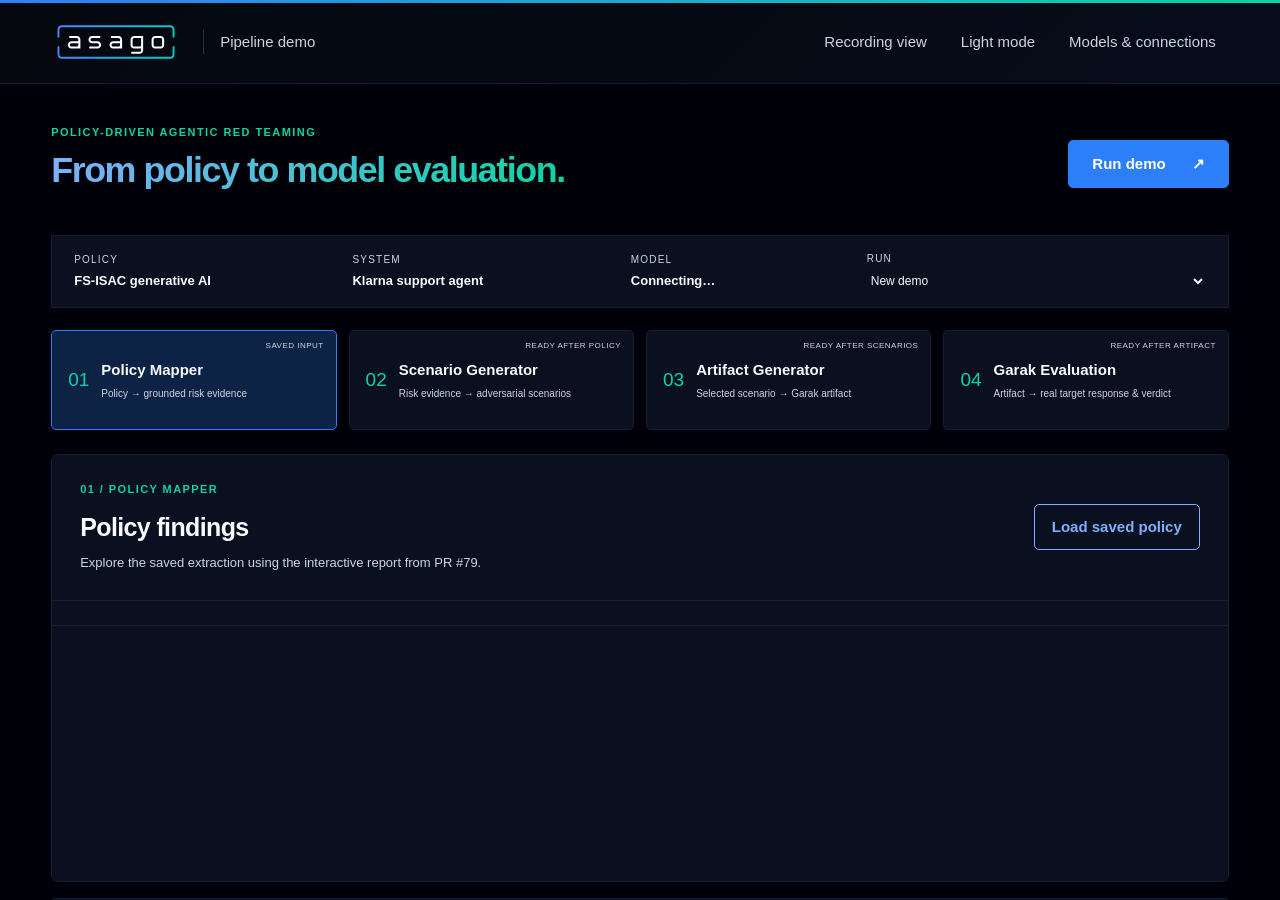
<file: docs/index.html>
<!doctype html>
<html lang="en">
<meta charset="utf-8">
<meta name="viewport" content="width=device-width, initial-scale=1">
<meta http-equiv="refresh" content="0; url=./demo/">
<title>Asago saved demo</title>
<a href="./demo/">Open the precomputed Asago demo</a>
</html>
</file>
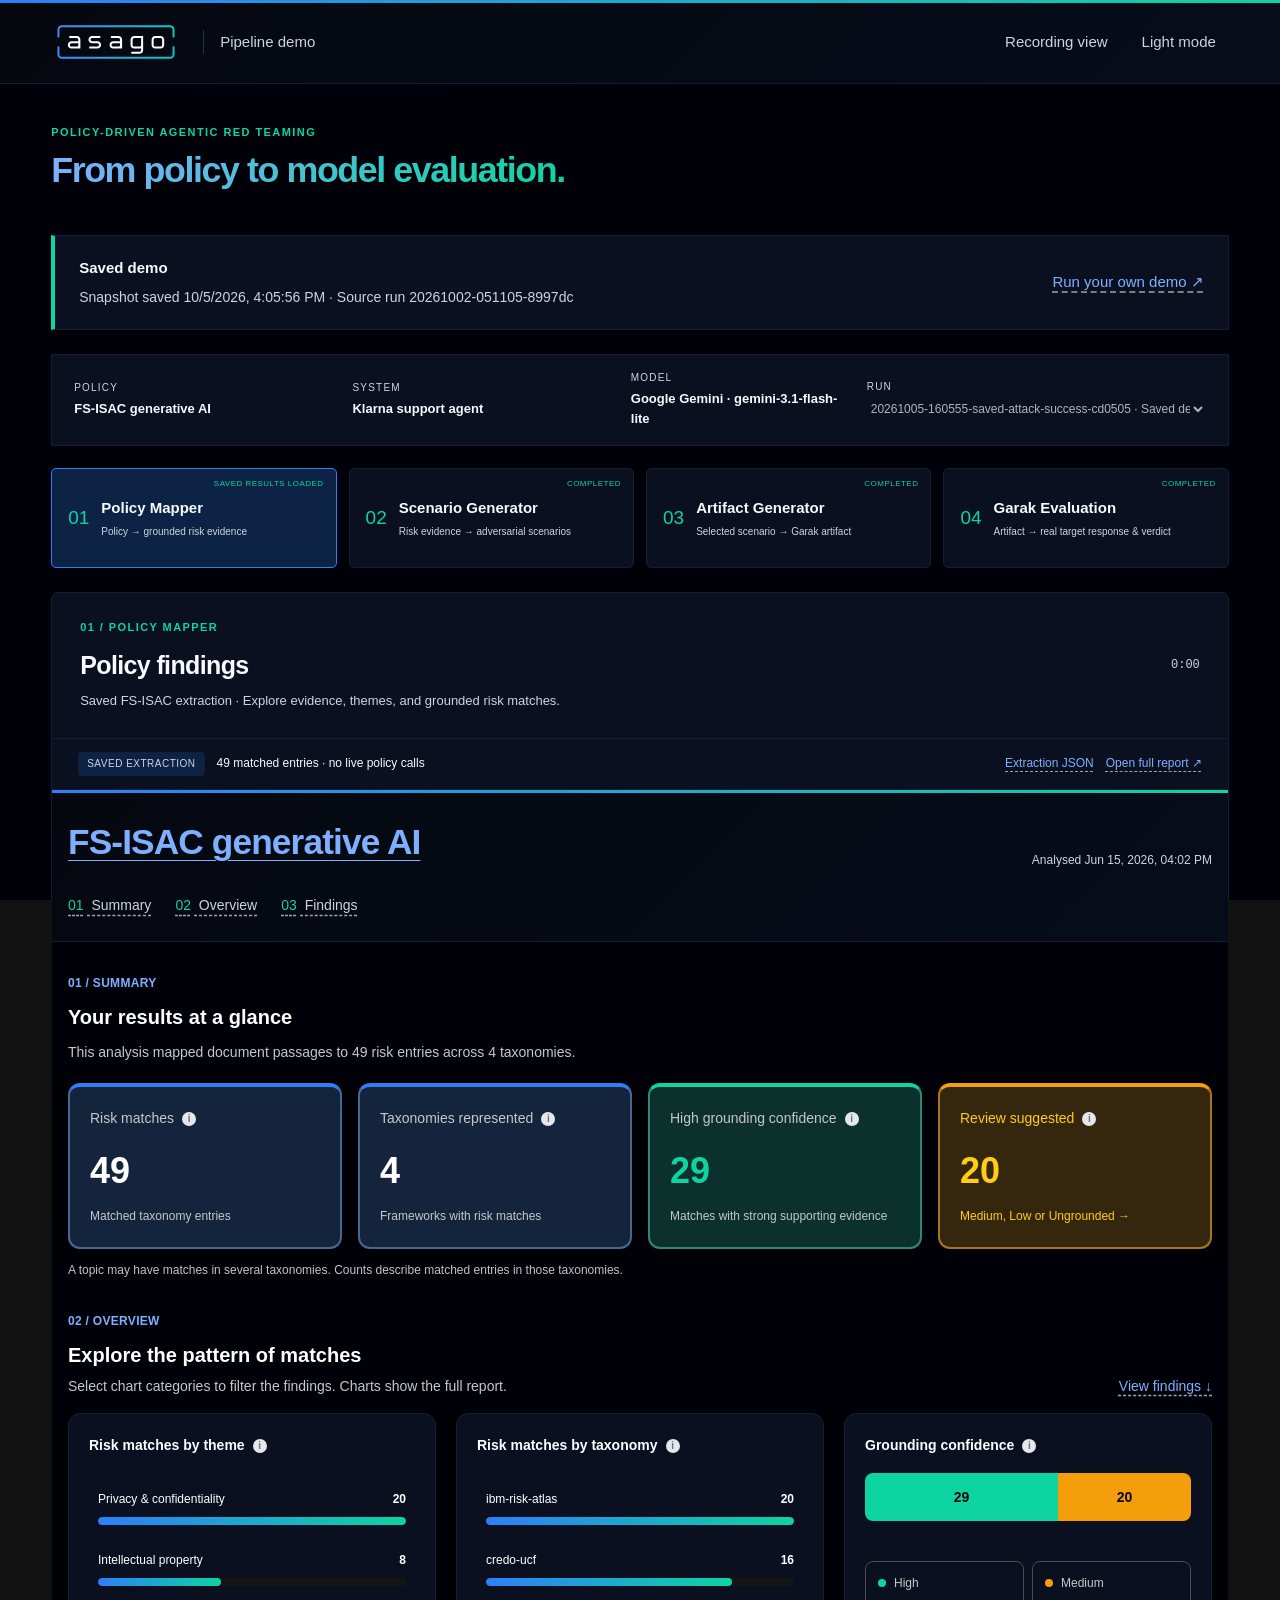
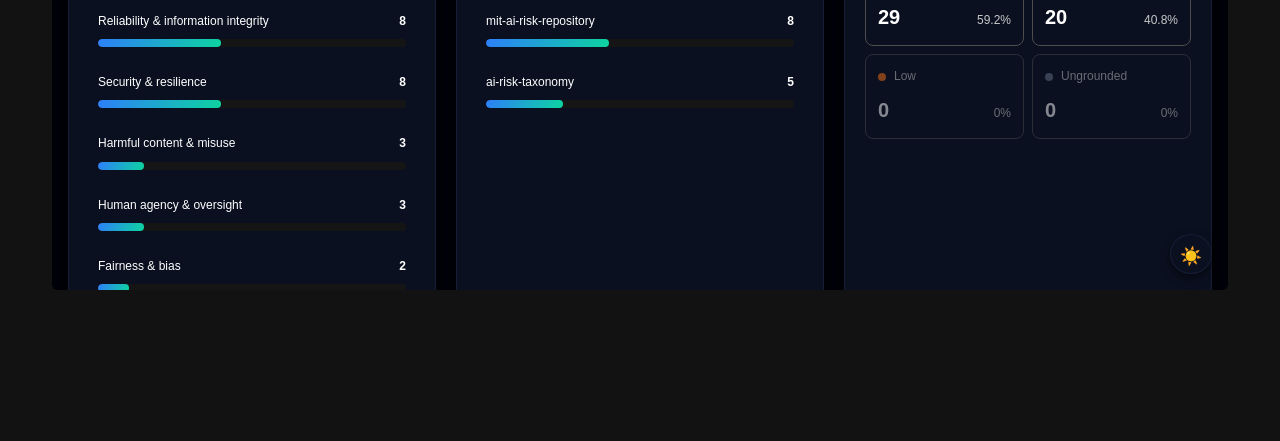
<file: docs/demo/index.html>
<!doctype html>
<html lang="en" class="pf-v6-theme-dark">
  <head>
    <meta charset="utf-8" />
    <meta http-equiv="Content-Security-Policy" content="default-src 'self'; script-src 'self'; style-src 'self' 'unsafe-inline'; img-src 'self' data:; font-src 'self' data:; connect-src 'self'; frame-src 'self'; object-src 'none'; base-uri 'none'" />
    <meta name="viewport" content="width=device-width, initial-scale=1" />
    <title>Asago · Policy to model evaluation</title>
    <link rel="stylesheet" href="./assets/patternfly.css" />
    <link rel="stylesheet" href="./assets/branding.css" />
    <link rel="stylesheet" href="./style.css" />
    <script src="./static-demo.js" defer></script>
    <script src="./view-state.js" defer></script>
    <script src="./app.js?v=5752a4031db3" defer></script>
  </head>
  <body class="asago-report">
    <header class="asago-header studio-header">
      <div class="brand">
        <img src="./assets/logo.svg" alt="Asago" class="asago-logo" /><span
          class="asago-product"
          >Pipeline demo</span
        >
      </div>
      <nav aria-label="Demo utilities">
        <button id="recording" class="quiet" aria-pressed="false">
          Recording view
        </button>
        <button
          id="theme"
          class="quiet"
          aria-label="Toggle light and dark appearance"
        >
          Light mode
        </button>
        <button id="settings-open" class="quiet">
          Models &amp; connections
        </button>
      </nav>
    </header>
    <main>
      <section class="intro">
        <div>
          <p class="eyebrow">POLICY-DRIVEN AGENTIC RED TEAMING</p>
          <h1 class="asago-title">From policy to model evaluation.</h1>
        </div>
        <div class="launch">
          <button id="run-all" class="primary">
            Run demo <span aria-hidden="true">↗</span></button
          ><button id="cancel" class="quiet danger" hidden>Stop run</button>
        </div>
      </section>
      <div id="notice" class="notice" role="status" hidden></div>
      <section id="saved-demo" class="saved-demo" aria-label="Saved demo" hidden>
        <div><strong>Saved demo</strong><p id="saved-demo-detail"></p></div>
        <a href="https://github.com/MuneezaAzmat/asago-examples/blob/codex/end-to-end-demo/asago-demo/README.md" target="_blank" rel="noreferrer">Run your own demo ↗</a>
      </section>
      <section class="context-strip" aria-label="Demo context">
        <span><small>POLICY</small><strong>FS-ISAC generative AI</strong></span>
        <span><small>SYSTEM</small><strong>Klarna support agent</strong></span>
        <span
          ><small>MODEL</small
          ><strong id="model-label">Connecting…</strong></span
        >
        <span class="history-control"
          ><label for="history">RUN</label
          ><select id="history">
            <option value="">New demo</option>
          </select></span
        >
      </section>
      <nav class="pipeline" aria-label="Pipeline stages">
        <button class="stage active" data-tab="policy" aria-selected="true">
          <span class="step">01</span
          ><span class="stage-copy"
            ><strong>Policy Mapper</strong
            ><small>Policy → grounded risk evidence</small></span
          ><span class="stage-state" id="policy-status">Saved input</span>
        </button>
        <button class="stage" data-tab="scenarios" aria-selected="false">
          <span class="step">02</span
          ><span class="stage-copy"
            ><strong>Scenario Generator</strong
            ><small>Risk evidence → adversarial scenarios</small></span
          ><span class="stage-state" id="scenarios-status"
            >Ready after policy</span
          >
        </button>
        <button class="stage" data-tab="artifact" aria-selected="false">
          <span class="step">03</span
          ><span class="stage-copy"
            ><strong>Artifact Generator</strong
            ><small>Selected scenario → Garak artifact</small></span
          ><span class="stage-state" id="artifact-status"
            >Ready after scenarios</span
          >
        </button>
        <button class="stage" data-tab="evaluation" aria-selected="false">
          <span class="step">04</span
          ><span class="stage-copy"
            ><strong>Garak Evaluation</strong
            ><small>Artifact → real target response & verdict</small></span
          ><span class="stage-state" id="evaluation-status"
            >Ready after artifact</span
          >
        </button>
      </nav>
      <section class="result-shell">
        <header class="result-heading">
          <div>
            <p class="eyebrow" id="panel-kicker">01 / POLICY MAPPER</p>
            <h2 id="panel-title">Policy findings</h2>
            <p id="panel-description">
              Explore the saved extraction using the interactive report from PR
              #79.
            </p>
          </div>
          <div class="result-actions">
            <span id="elapsed" class="mono"></span
            ><button id="run-stage" class="secondary">Load saved policy</button>
          </div>
        </header>
        <form
          id="scenario-options"
          class="scenario-options"
          hidden
          aria-label="Scenario generation options"
        >
          <div class="scenario-options-heading">
            <h3>Generation options</h3>
          </div>
          <div class="scenario-options-fields">
            <label for="scenario-scope">
              <span>Scenario search</span>
              <select id="scenario-scope" aria-describedby="scope-help">
                <option value="recording">Preset – prompt injection</option>
                <option value="indirect">Preset – indirect injection</option>
                <option value="full">Full search</option>
              </select>
              <small id="scope-help"></small>
            </label>
          </div>
          <section id="search-plan" class="search-plan" aria-label="Full search tree" hidden>
            <div class="search-plan-heading"><h3>Full search tree</h3>
              <button type="button" id="expand-search-tree" class="quiet">Expand all seeds</button>
            </div>
            <p id="search-plan-summary" role="status">Loading the search plan…</p>
            <div id="search-tree" class="search-tree"></div>
            <p class="scenario-options-note">Branches show the initial seed × input × technique search. Rules and model qualification prune candidates before generation; final validation can reject scenarios.</p>
          </section>
          <p
            id="generation-expectation"
            class="generation-expectation"
            role="status"
          ></p>
          <p class="scenario-options-note">
            Changes are saved when you start scenario generation. Final counts
            depend on qualification and validation.
          </p>
          <p id="run-generation-options" class="run-generation-options"></p>
        </form>
        <p id="stage-model-summary" class="stage-model-summary"></p>
        <p
          id="live-activity"
          class="stage-model-summary"
          role="status"
          hidden
        ></p>
        <div id="results"></div>
      </section>
      <details id="logs" class="technical">
        <summary>
          Run activity <span id="log-state">No active generation</span>
        </summary>
        <div id="activity-details" class="activity-details" hidden></div>
        <div id="activity-downloads" class="activity-downloads"></div>
        <pre id="console" aria-live="off">
Logs will appear here when a stage starts.</pre
        >
      </details>
      <footer>
        <span>Asago · Policy → scenario → artifact → evaluation</span
        ><span
          >Policy report:
          <a
            href="https://github.com/asago-ai/asago-policy-mapper/pull/79"
            target="_blank"
            rel="noreferrer"
            >PR #79</a
          >
          · Garak:
          <a
            href="https://github.com/trustyai-explainability/garak/pull/11"
            target="_blank"
            rel="noreferrer"
            >PR #11</a
          ></span
        >
      </footer>
    </main>
    <dialog id="settings-dialog" aria-labelledby="models-title">
      <form id="settings-form">
        <div class="dialog-title">
          <div>
            <p class="eyebrow">MODEL SELECTION</p>
            <h2 id="models-title">Models &amp; connections</h2>
          </div>
          <button
            type="button"
            id="settings-close"
            class="quiet"
            aria-label="Close settings"
          >
            ✕
          </button>
        </div>
        <p>
          Choose LiteLLM, Ollama or Google Gemini for each step. Policy Mapper
          uses the saved extraction.
        </p>
        <div id="model-roles" class="model-roles"></div>
        <p class="model-help">
          Choose a tool-capable model for the Garak target. Model lists show
          availability; successful generation also depends on the model and
          endpoint.
        </p>
        <details class="service-connections" open>
          <summary>Service connections</summary>
          <div class="service-grid">
            <section aria-labelledby="litellm-title">
              <h3 id="litellm-title">LiteLLM</h3>
              <label for="base-url">API base URL</label>
              <input
                id="base-url"
                type="url"
                placeholder="https://your-endpoint/v1"
              />
              <label for="api-key">API key</label>
              <input
                id="api-key"
                type="password"
                autocomplete="new-password"
                placeholder="Leave blank to keep the configured key"
              />
              <small id="key-state"></small>
              <button type="button" id="litellm-models-load" class="secondary">
                Load LiteLLM models
              </button>
              <p id="litellm-models-status" role="status"></p>
            </section>
            <section aria-labelledby="ollama-title">
              <h3 id="ollama-title">Ollama</h3>
              <label for="ollama-base-url">API base URL</label>
              <input
                id="ollama-base-url"
                type="url"
                placeholder="http://127.0.0.1:11434/v1"
              />
              <p>
                Lists models already installed in Ollama. Use its local address
                or a reachable Ollama server.
              </p>
              <button type="button" id="ollama-models-load" class="secondary">
                Load Ollama models
              </button>
              <p id="ollama-models-status" role="status"></p>
            </section>
            <section aria-labelledby="google-title">
              <h3 id="google-title">Google Gemini</h3>
              <label for="google-api-key">Google API key</label>
              <input
                id="google-api-key"
                type="password"
                autocomplete="new-password"
                placeholder="Leave blank to keep the configured key"
              />
              <small id="google-key-state"></small>
              <p>
                Use your Google AI Studio key. Connects directly to Google;
                choose a Gemini Flash or other available chat model.
              </p>
              <button type="button" id="google-models-load" class="secondary">
                Load Google models
              </button>
              <p id="google-models-status" role="status"></p>
            </section>
          </div>
        </details>
        <p id="connection-state" role="status"></p>
        <div class="dialog-actions">
          <span>Applies to future runs.</span
          ><button id="models-save" type="submit" class="primary">
            Save model choices
          </button>
        </div>
      </form>
    </dialog>
  </body>
</html>
</file>
